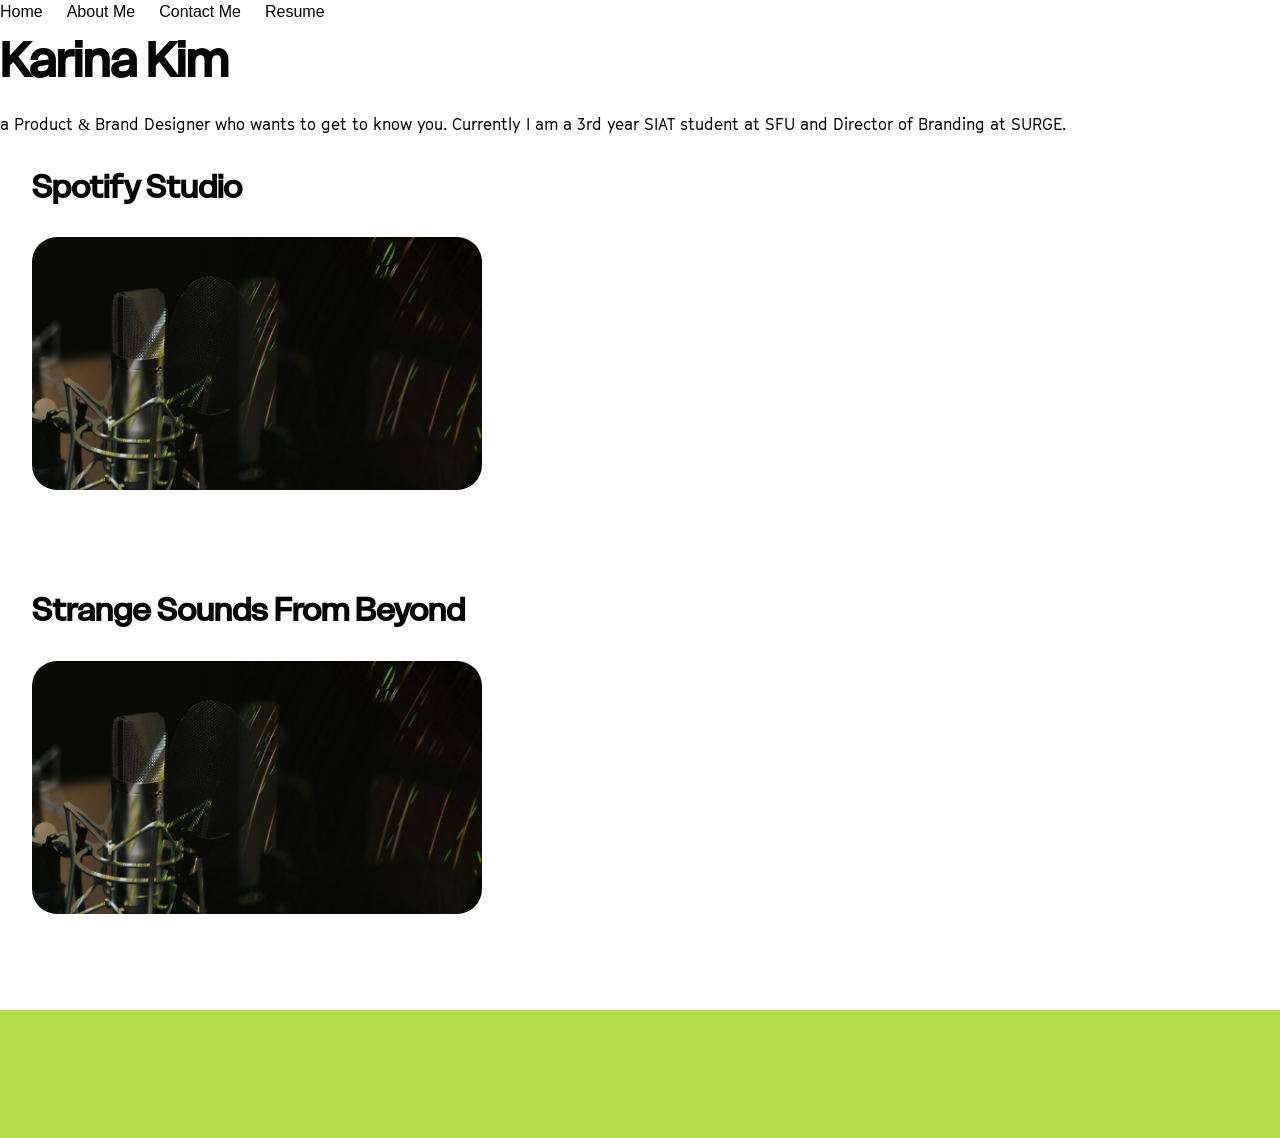
<file: html/index.html>
<!DOCTYPE html>

<html lang="en">
    <head>
        <meta charset="utf-8">
        <title>Karina Kim's Portfolio SSFB</title>
        <link href="../css/main.css" rel="stylesheet">

    </head>
    <body>
        <header>
            <nav class="main-nav">        
        
                <a href="../html/index.html">Home</a>
                <a href="../html/about.html">About Me</a>
                <a href="../html/about.html">Contact Me</a>
                <a href="../html/index.html">Resume</a>

            </nav>

            <h1>
                Karina Kim
            </h1>
            <p>
                a Product & Brand Designer who wants to get to know you. Currently I am a 3rd year SIAT student at SFU and Director of Branding at SURGE.

            </p>

        </header>

        
        <section class="element">
            <h2>Spotify Studio</h2>
            <div class="img-container">
                <a href="../html/spotify-studio.html">
                    <img class="image" src="../imgs/spotify-studio/Title.png" alt="Photo of Mic">
                    <div class="overlay">
                        <div class="text">To Project Spotify Studio</div>
                    </div>
                </a>
            </div>
            
        </section>

        <section class="element">
            <h2>Strange Sounds From Beyond</h2>
            <div class="img-container">
                <a href="../html/draw-a-card.html">
                    <img class="image" src="../imgs/spotify-studio/Title.png" alt="Photo of Mic">
                    <div class="overlay">
                        <div class="text">To Strange Sounds From Beyond</div>
                    </div>
                </a>
            </div>
        </section>

        

        <footer>

        </footer>

    </body>


</html>
</file>
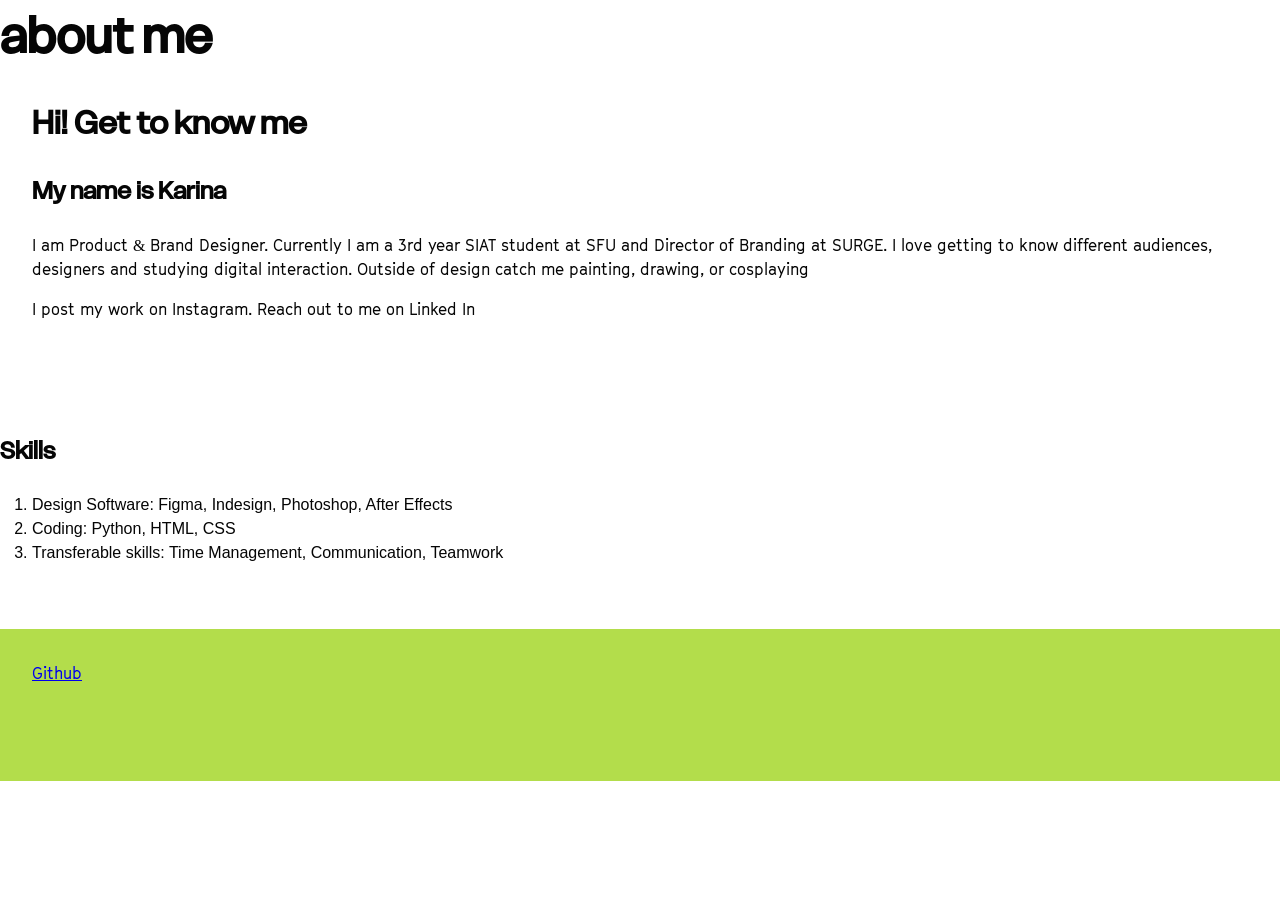
<file: html/about.html>
<!DOCTYPE html>

<html lang="en">
    <head>
        <meta charset="utf-8">
        <title>Karina Kim's Portfolio SSFB</title>
        <link href="../css/main.css" rel="stylesheet">

    </head>
    <body>
        <header>

            <h1>
                about me
            </h1>

        </header>

        
        <section class="element">
            <h2>Hi! Get to know me</h2>
            <h3>My name is Karina </h3>
            <p>I am Product & Brand Designer. Currently I am a 3rd year SIAT student at SFU and Director of Branding at SURGE. I love getting to know different audiences, designers and studying digital interaction. Outside of design catch me painting, drawing, or cosplaying</p>
            <p>I post my work on Instagram. Reach out to me on Linked In</p>
        </section>

        <section>
            <h3>Skills</h3>
            <ol> <li>Design Software: Figma, Indesign, Photoshop, After Effects</li> 
                <li>Coding: Python, HTML, CSS</li> 
                <li>Transferable skills: Time Management, Communication, Teamwork</li> 
            </ol>
        </section>

        

        <footer>
            <a href="https://github.com/karina359/iat339_p03">Github</a>

        </footer>

    </body>


</html>
</file>
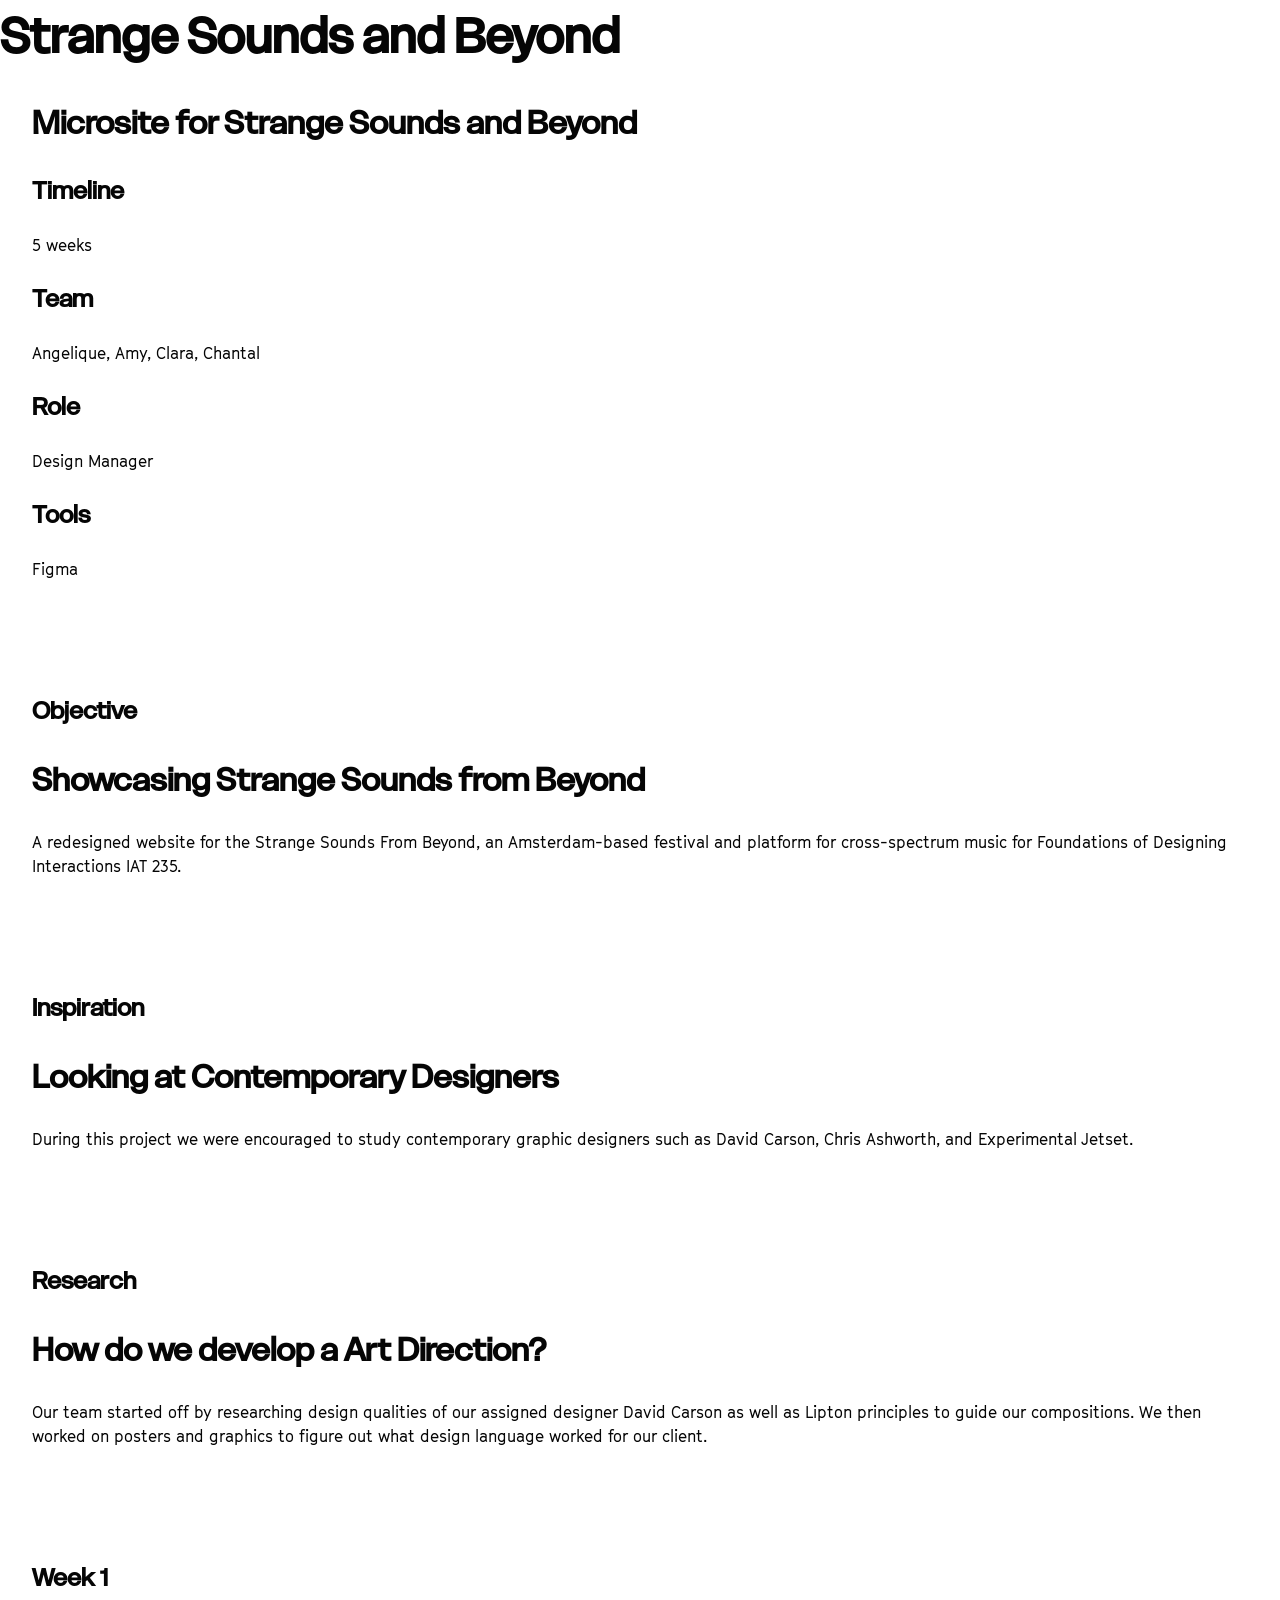
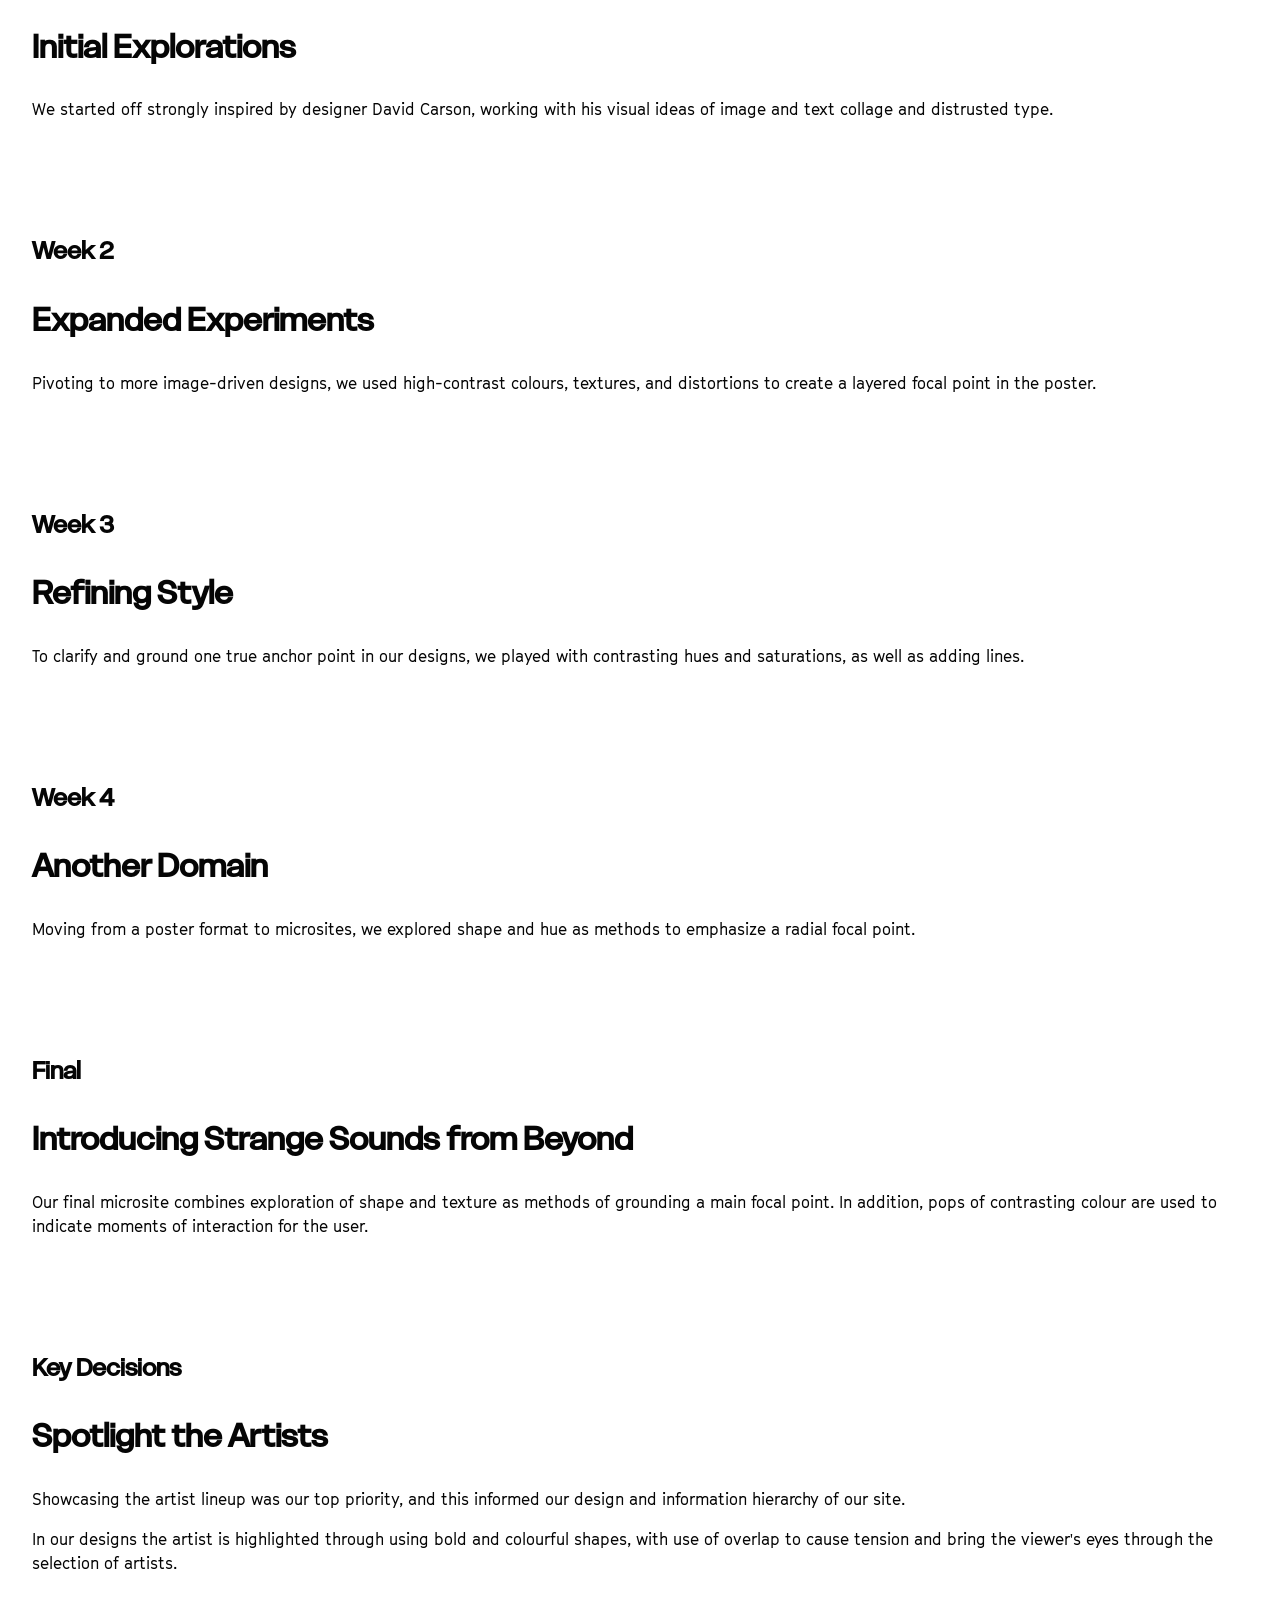
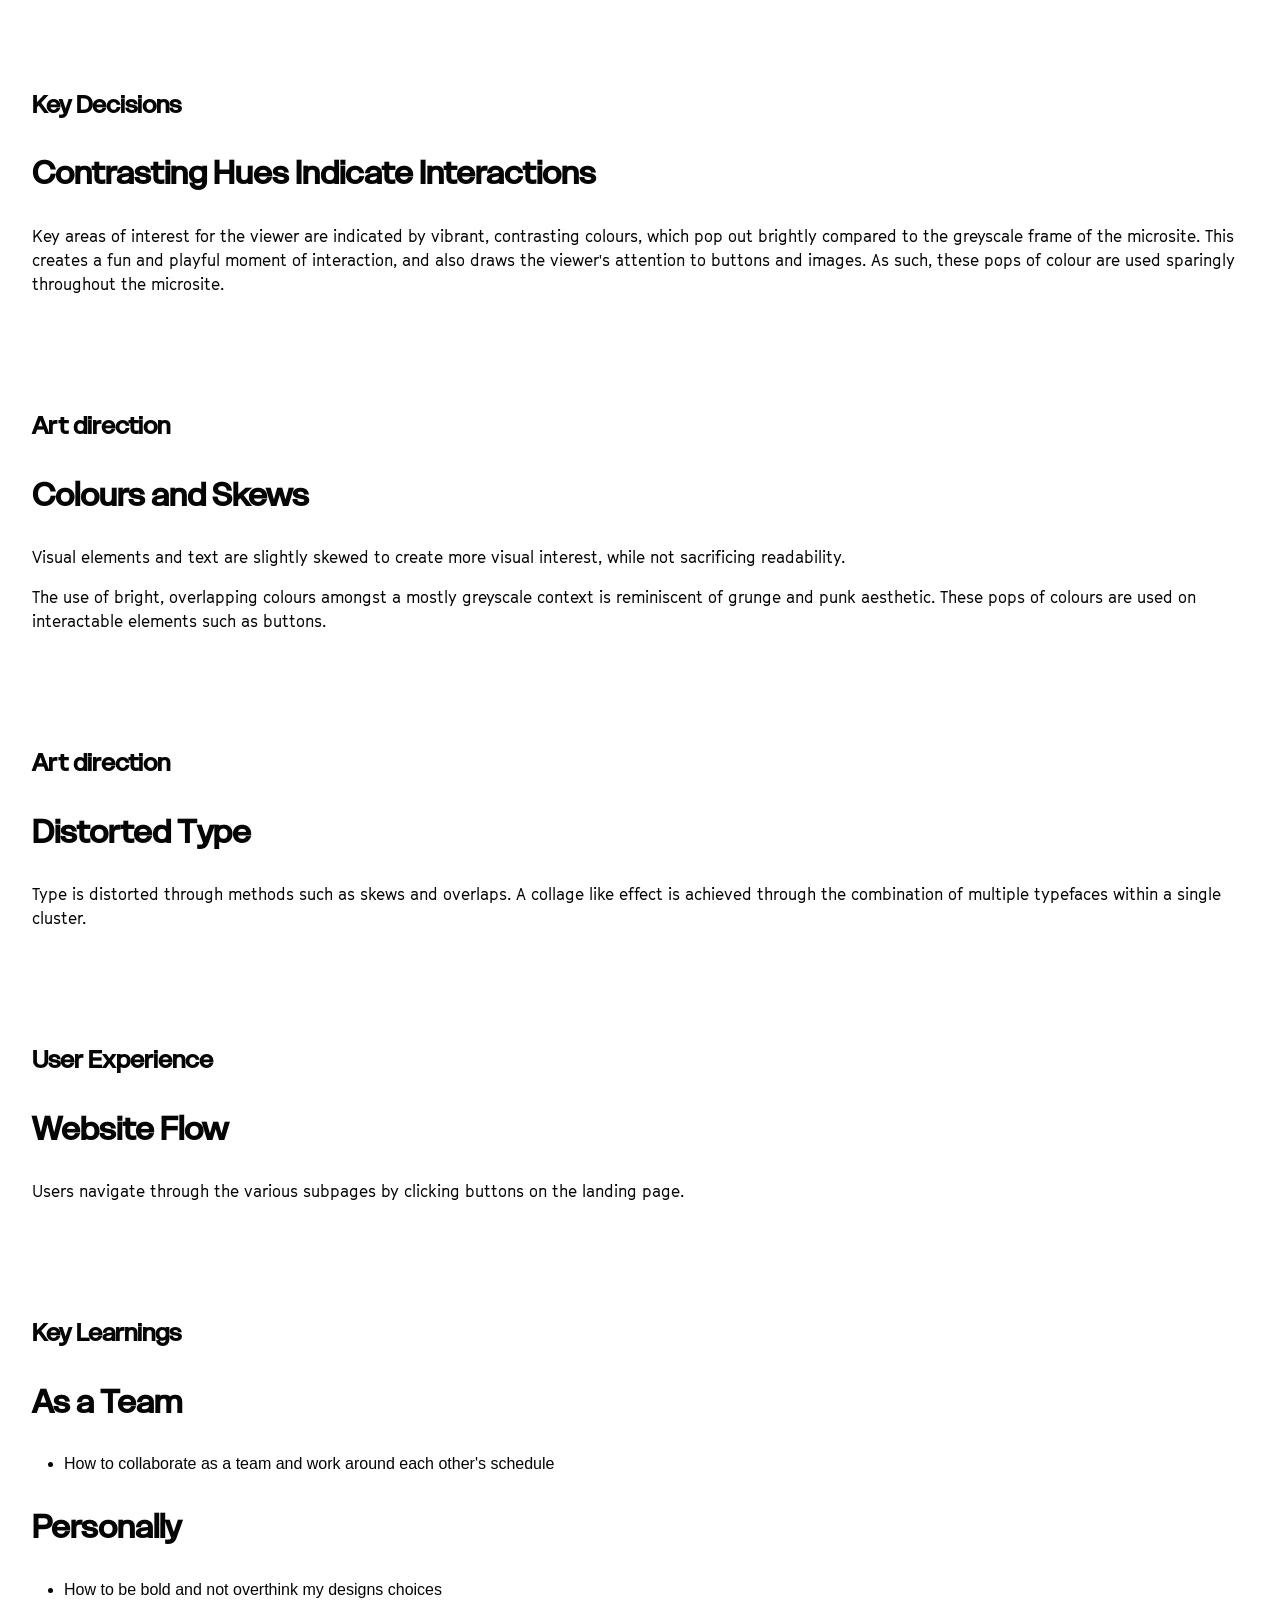
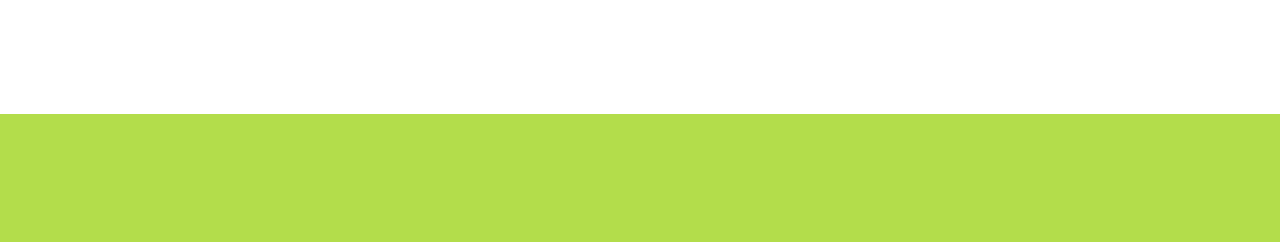
<file: html/draw-a-card.html>
<!DOCTYPE html>

<html lang="en">
    <head>
        <meta charset="utf-8">
        <title>Karina Kim's Portfolio SSFB</title>
        <link href="../css/main.css" rel="stylesheet">

    </head>
    <body>
        <header>

            <h1>
                Strange Sounds and Beyond
            </h1>

        </header>

        
        <section class="element">

            <h2>Microsite for Strange Sounds and Beyond</h2>

            <div>
                <h3>Timeline</h3>
                <p>5 weeks</p>

                <h3>Team</h3>
                <p>Angelique, Amy, Clara, Chantal</p>

                <h3>Role</h3>
                <p>Design Manager</p>

                <h3>Tools</h3>
                <p>Figma</p>
            </div>

        </section>

        <section class="element">
            <h3>Objective</h3>
            <h2>Showcasing Strange Sounds from Beyond</h2>
            <p>A redesigned website for the Strange Sounds From Beyond, an Amsterdam-based festival and platform for cross-spectrum music for Foundations of Designing Interactions IAT 235.</p>
        </section>

        <section class="element">
            <h3>Inspiration</h3>
            <h2>Looking at Contemporary Designers</h2>
            <p>During this project we were encouraged to study contemporary graphic designers such as David Carson, Chris Ashworth, and Experimental Jetset.</p>
        </section>

        <section class="element">
            <h3>Research</h3>
            <h2>How do we develop a Art Direction?</h2>
            <p>Our team started off by researching design qualities of our assigned designer David Carson as well as Lipton principles to guide our compositions. We then worked on posters and graphics to figure out what design language worked for our client.</p>
        </section>

        <section class="element">
            <h3>Week 1</h3>
            <h2>Initial Explorations</h2>
            <p>We started off strongly inspired by designer David Carson, working with his visual ideas of image and text collage and distrusted type.</p>
        </section>

        <section class="element">
            <h3>Week 2</h3>
            <h2>Expanded Experiments</h2>
            <p>Pivoting to more image-driven designs, we used high-contrast colours, textures, and distortions to create a layered focal point in the poster.</p>
        </section>

        <section class="element">
            <h3>Week 3</h3>
            <h2>Refining Style</h2>
            <p>To clarify and ground one true anchor point in our designs, we played with contrasting hues and saturations, as well as adding lines.</p>
        </section>

        <section class="element">
            <h3>Week 4</h3>
            <h2>Another Domain</h2>
            <p>Moving from a poster format to microsites, we explored shape and hue as methods to emphasize a radial focal point.</p>
        </section>

        <section class="element">
            <h3>Final</h3>
            <h2>Introducing Strange Sounds from Beyond</h2>
            <p>Our final microsite combines exploration of shape and texture as methods of grounding a main focal point. In addition, pops of contrasting colour are used to indicate moments of interaction for the user.</p>
        </section>

        <section class="element">
            <h3>Key Decisions</h3>
            <h2>Spotlight the Artists</h2>
            <p>Showcasing the artist lineup was our top priority, and this informed our design and information hierarchy of our site.</p>
            <p>In our designs the artist is highlighted through using bold and colourful shapes, with use of overlap to cause tension and bring the viewer's eyes through the selection of artists.</p>
        </section>

        <section class="element">
            <h3>Key Decisions</h3>
            <h2>Contrasting Hues Indicate Interactions</h2>
            <p>Key areas of interest for the viewer are indicated by vibrant, contrasting colours, which pop out brightly compared to the greyscale frame of the microsite. This creates a fun and playful moment of interaction, and also draws the viewer's attention to buttons and images. As such, these pops of colour are used sparingly throughout the microsite.</p>
        </section>

        <section class="element">
            <h3>Art direction</h3>
            <h2>Colours and Skews</h2>
            <p>Visual elements and text are slightly skewed to create more visual interest, while not sacrificing readability.</p>
            <p>The use of bright, overlapping colours amongst a mostly greyscale context is reminiscent of grunge and punk aesthetic. These pops of colours are used on interactable elements such as buttons.</p>
        </section>

        <section class="element">
            <h3>Art direction</h3>
            <h2>Distorted Type</h2>
            <p>Type is distorted through methods such as skews and overlaps. A collage like effect is achieved through the combination of multiple typefaces within a single cluster.</p>
        </section>

        <section class="element">
            <h3>User Experience</h3>
            <h2>Website Flow</h2>
            <p>Users navigate through the various subpages by clicking buttons on the landing page.</p>
        </section>

        <section class="element">
            <h3>Key Learnings</h3>
            <h2>As a Team</h2>
            <ul>
                <li>How to collaborate as a team and work around each other's schedule</li>
            </ul>
            <h2>Personally</h2>
            <ul>
                <li>How to be bold and not overthink my designs choices</li>
            </ul>
        </section>

        <footer>

        </footer>

    </body>


</html>
</file>
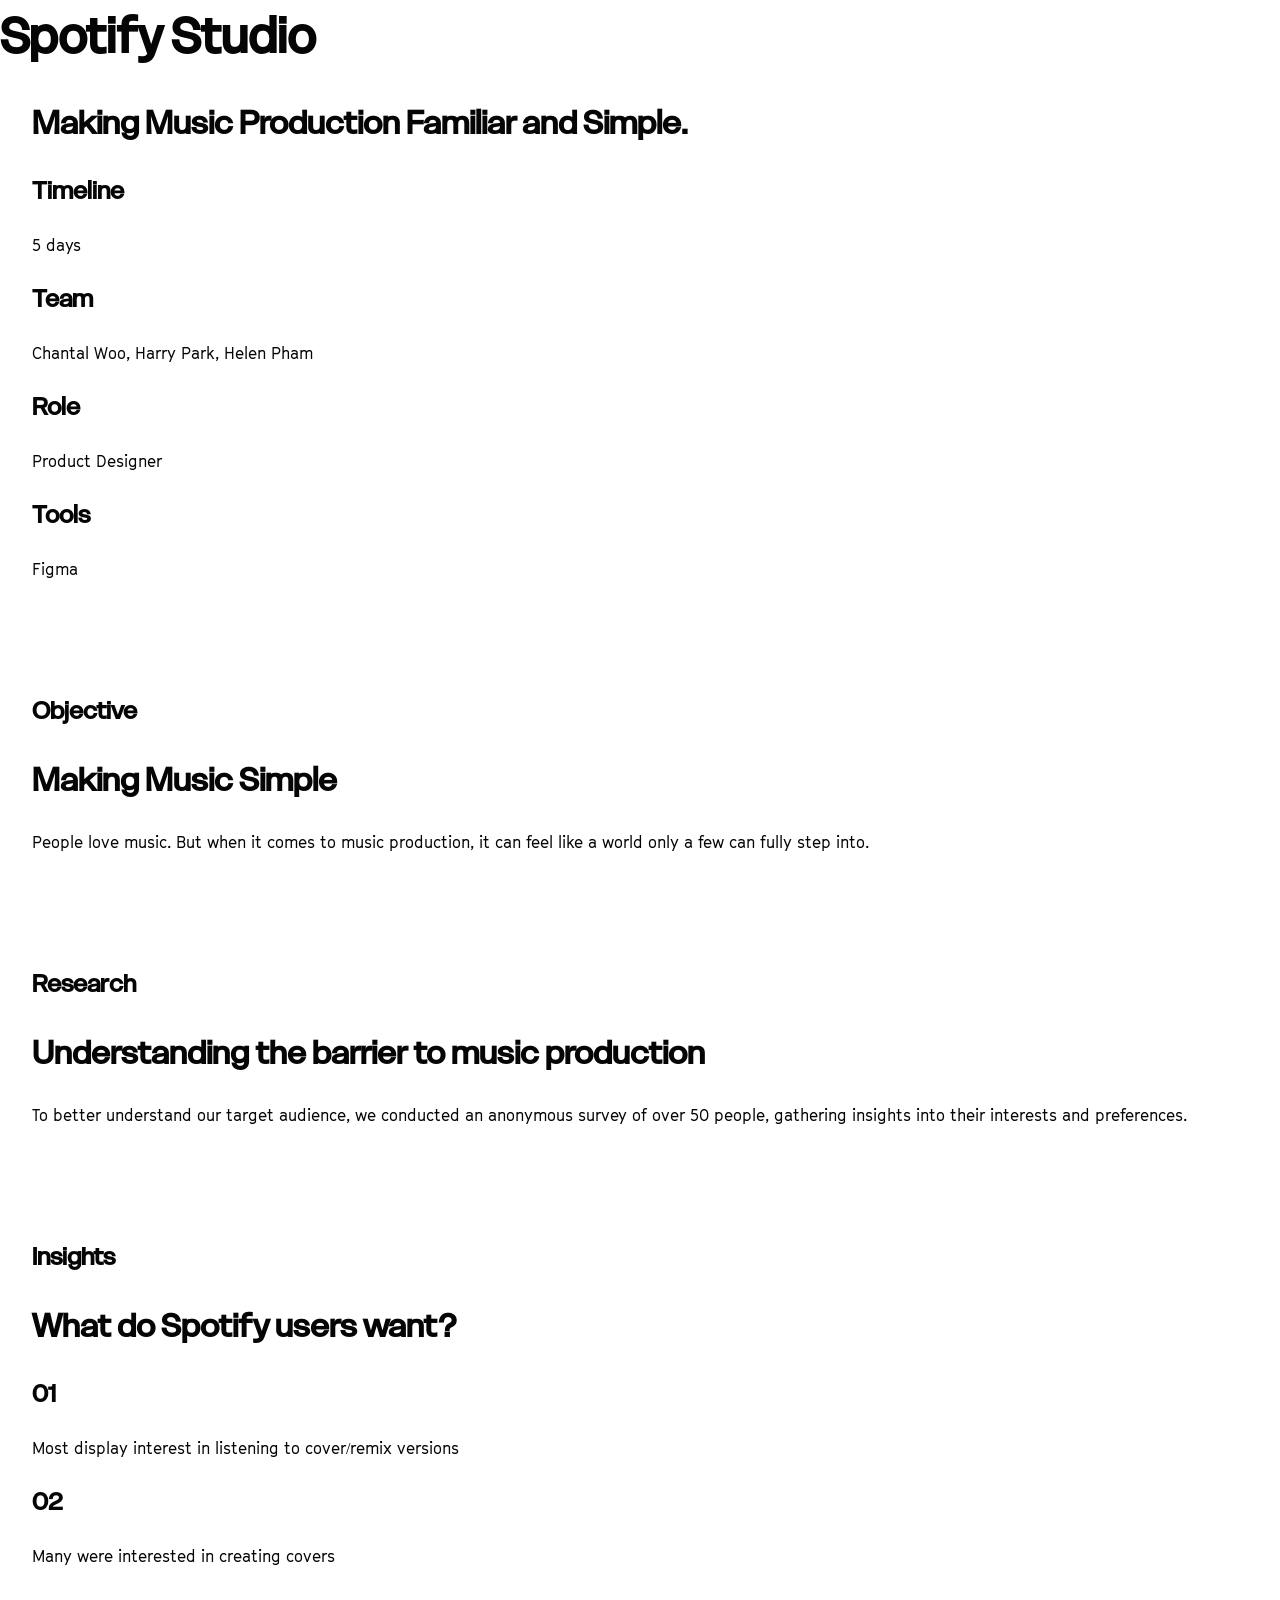
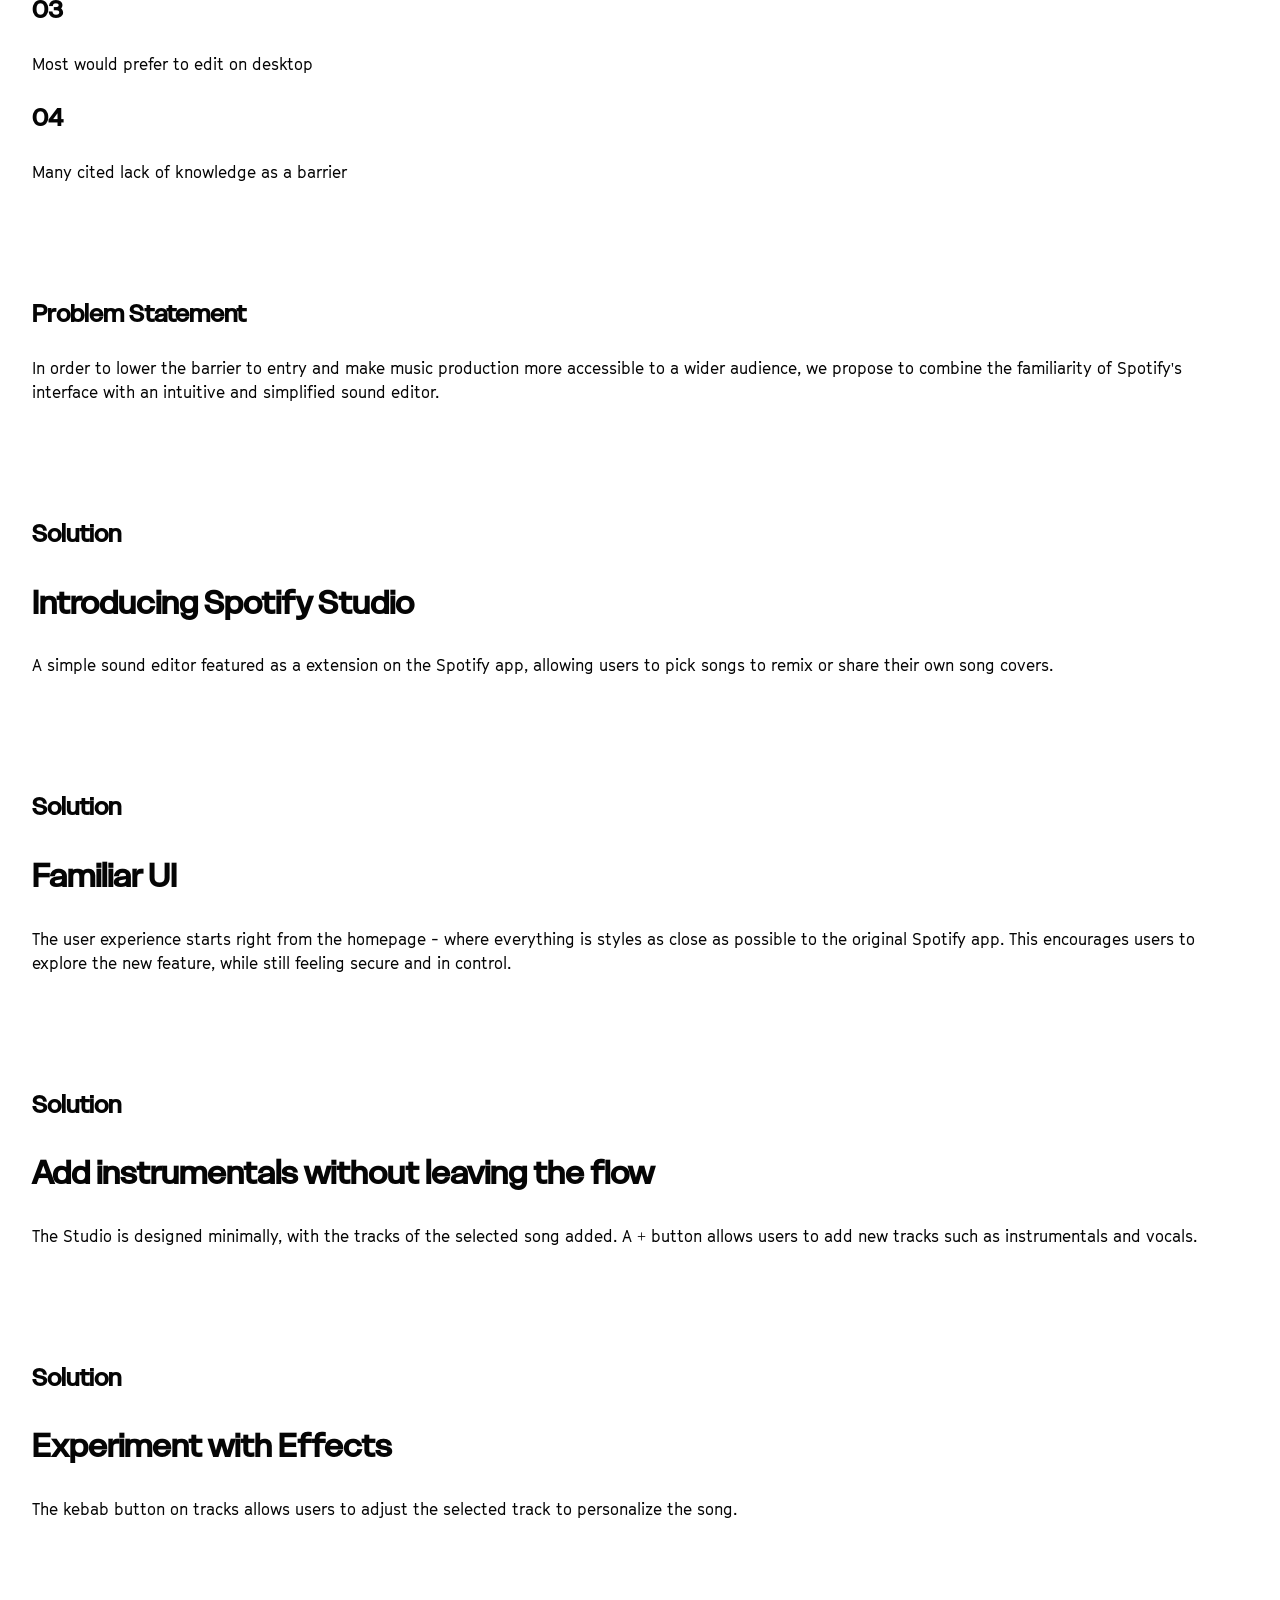
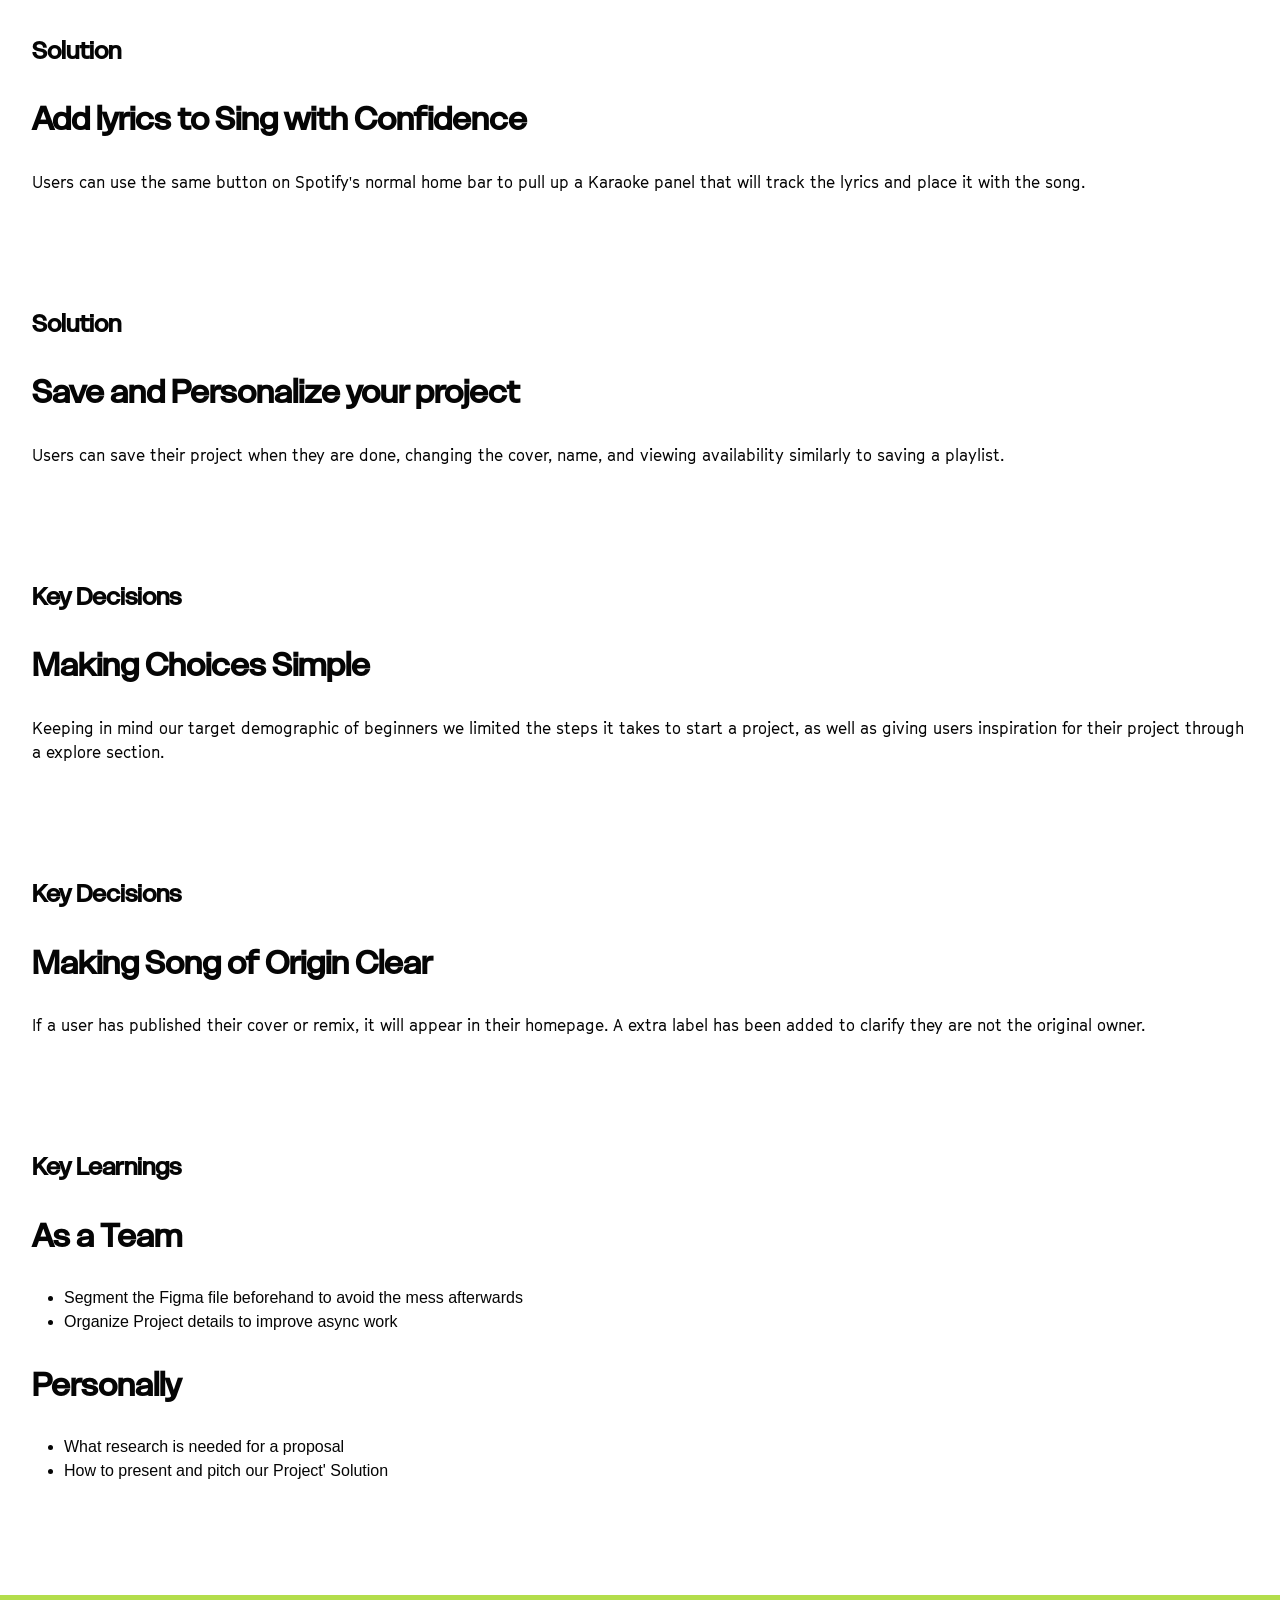
<file: html/spotify-studio.html>
<!DOCTYPE html>

<html lang="en">
    <head>
        <meta charset="utf-8">
        <title>Karina Kim's Portfolio Spotify Studio</title>
        <link href="../css/main.css" rel="stylesheet">

    </head>
    <body>
        <header>

            <h1>
                Spotify Studio
            </h1>

        </header>

        <section class="element">

            <h2>Making Music Production Familiar and Simple.</h2>

            <div>
                <h3>Timeline</h3>
                <p>5 days</p>

                <h3>Team</h3>
                <p>Chantal Woo, Harry Park, Helen Pham</p>

                <h3>Role</h3>
                <p>Product Designer</p>

                <h3>Tools</h3>
                <p>Figma</p>
            </div>
        </section>


        <section class="element">
            <h3>Objective</h3>
            <h2>Making Music Simple</h2>
            <p>People love music. But when it comes to music production, it can feel like a world only a few can fully step into.</p>
        </section>

        <section class="element">
            <h3>Research</h3>
            <h2>Understanding the barrier to music production</h2>
            <p>To better understand our target audience, we conducted an anonymous survey of over 50 people, gathering insights into their interests and preferences.</p>
        </section>

        <section class="element">
            <h3>Insights</h3>
            <h2>What do Spotify users want?</h2>
            <div>
                <h3>01</h3>
                <p>Most display interest in listening to cover/remix versions</p>
            </div>
            <div>
                <h3>02</h3>
                <p>Many were interested in creating covers</p>
            </div>
            <div>
                <h3>03</h3>
                <p>Most would prefer to edit on desktop</p>
            </div>
            <div>
                <h3>04</h3>
                <p>Many cited lack of knowledge as a barrier</p>
            </div>
        </section>

        <section class="element">
            <h3>Problem Statement</h3>
            <p>In order to lower the barrier to entry and make music production more accessible to a wider audience, we propose to combine the familiarity of Spotify's interface with an intuitive and simplified sound editor.</p>
        </section>

        <section class="element">
            <h3>Solution</h3>
            <h2>Introducing Spotify Studio</h2>
            <p>A simple sound editor featured as a extension on the Spotify app, allowing users to pick songs to remix or share their own song covers.</p>
        </section>

        <section class="element">
            <h3>Solution</h3>
            <h2>Familiar UI</h2>
            <p>The user experience starts right from the homepage - where everything is styles as close as possible to the original Spotify app. This encourages users to explore the new feature, while still feeling secure and in control.</p>
        </section>

        <section class="element">
            <h3>Solution</h3>
            <h2>Add instrumentals without leaving the flow</h2>
            <p>The Studio is designed minimally, with the tracks of the selected song added. A + button allows users to add new tracks such as instrumentals and vocals.</p>
        </section>

        <section class="element">
            <h3>Solution</h3>
            <h2>Experiment with Effects</h2>
            <p>The kebab button on tracks allows users to adjust the selected track to personalize the song.</p>
        </section>

        <section class="element">
            <h3>Solution</h3>
            <h2>Add lyrics to Sing with Confidence</h2>
            <p>Users can use the same button on Spotify's normal home bar to pull up a Karaoke panel that will track the lyrics and place it with the song.</p>
        </section>

        <section class="element">
            <h3>Solution</h3>
            <h2>Save and Personalize your project</h2>
            <p>Users can save their project when they are done, changing the cover, name, and viewing availability similarly to saving a playlist.</p>
        </section>

        <section class="element">
            <h3>Key Decisions</h3>
            <h2>Making Choices Simple</h2>
            <p>Keeping in mind our target demographic of beginners we limited the steps it takes to start a project, as well as giving users inspiration for their project through a explore section.</p>
        </section>

        <section class="element">
            <h3>Key Decisions</h3>
            <h2>Making Song of Origin Clear</h2>
            <p>If a user has published their cover or remix, it will appear in their homepage. A extra label has been added to clarify they are not the original owner.</p>
        </section>

        <section class="element">
            <h3>Key Learnings</h3>
            <h2>As a Team</h2>
            <ul>
                <li>Segment the Figma file beforehand to avoid the mess afterwards</li>
                <li>Organize Project details to improve async work</li>
            </ul>
            <h2>Personally</h2>
            <ul>
                <li>What research is needed for a proposal</li>
                <li>How to present and pitch our Project' Solution</li>
            </ul>
        </section>

        <footer>

        </footer>

    </body>


</html>
</file>
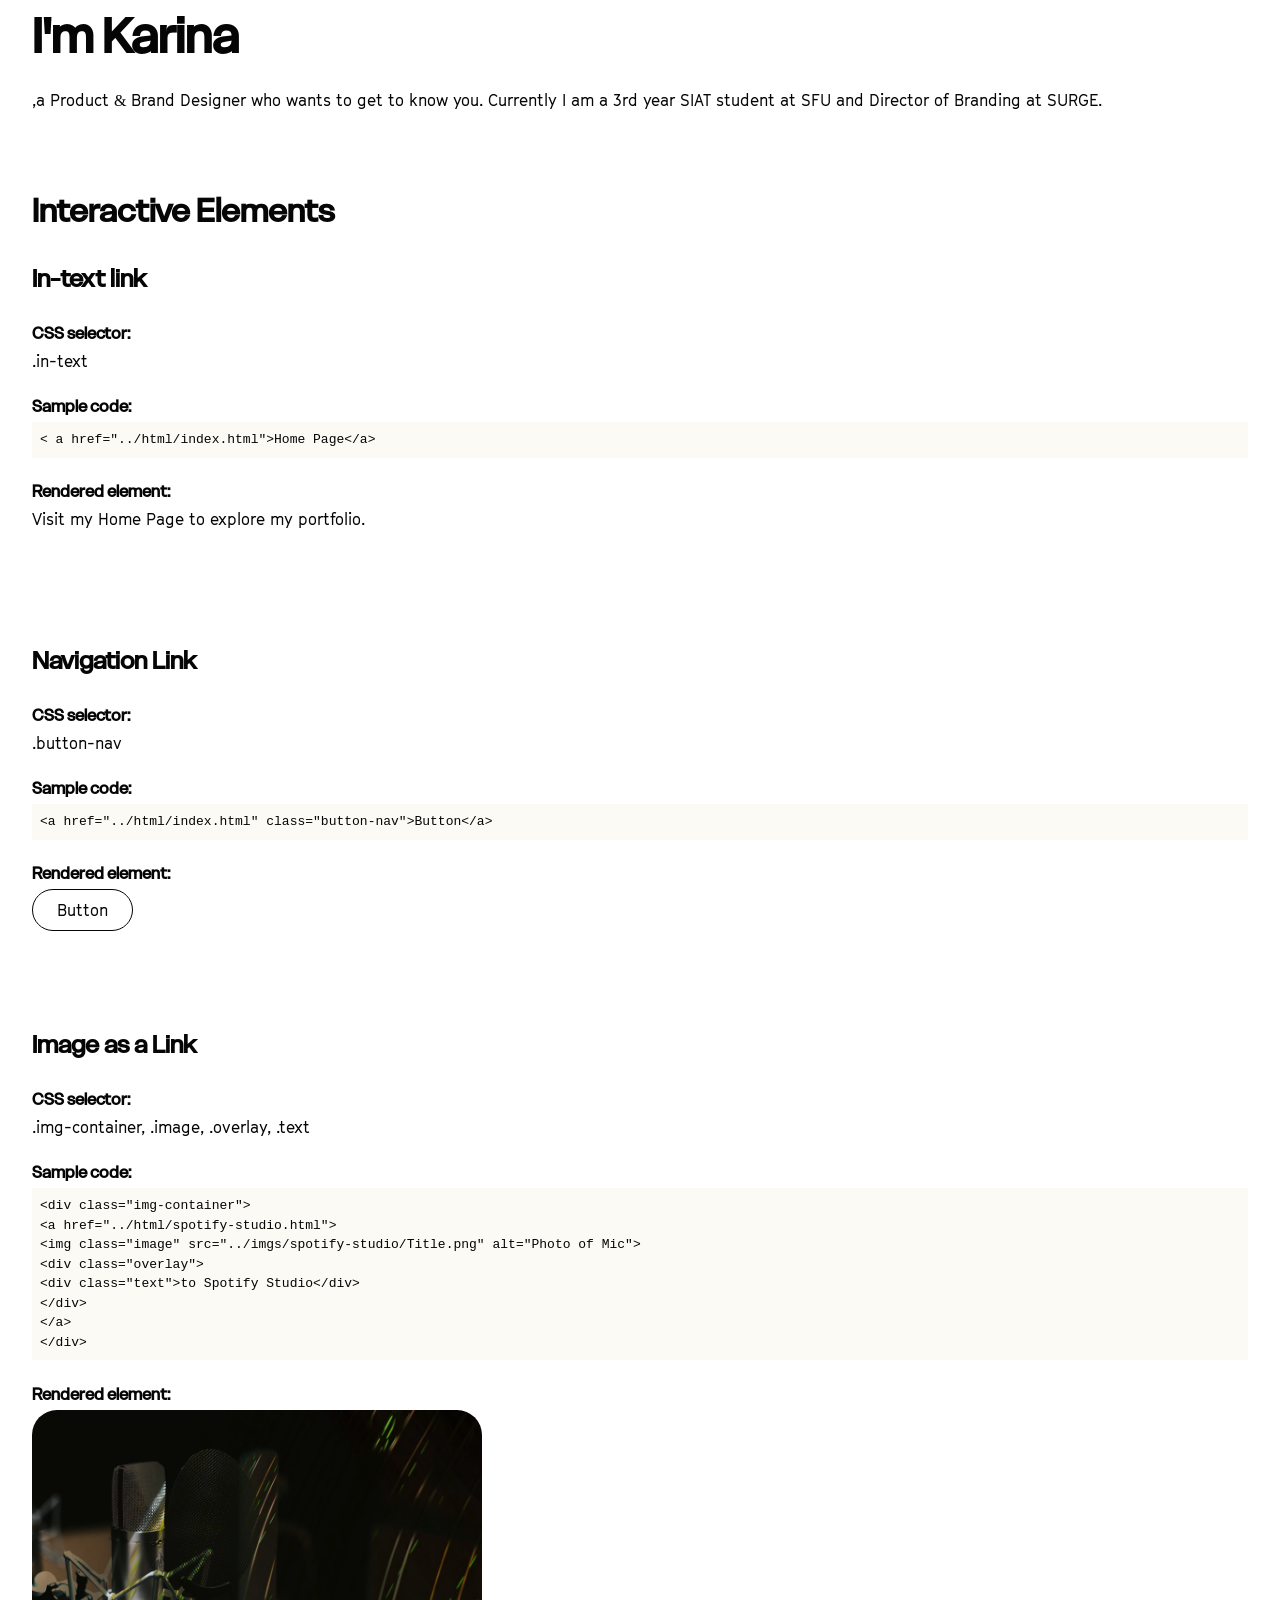
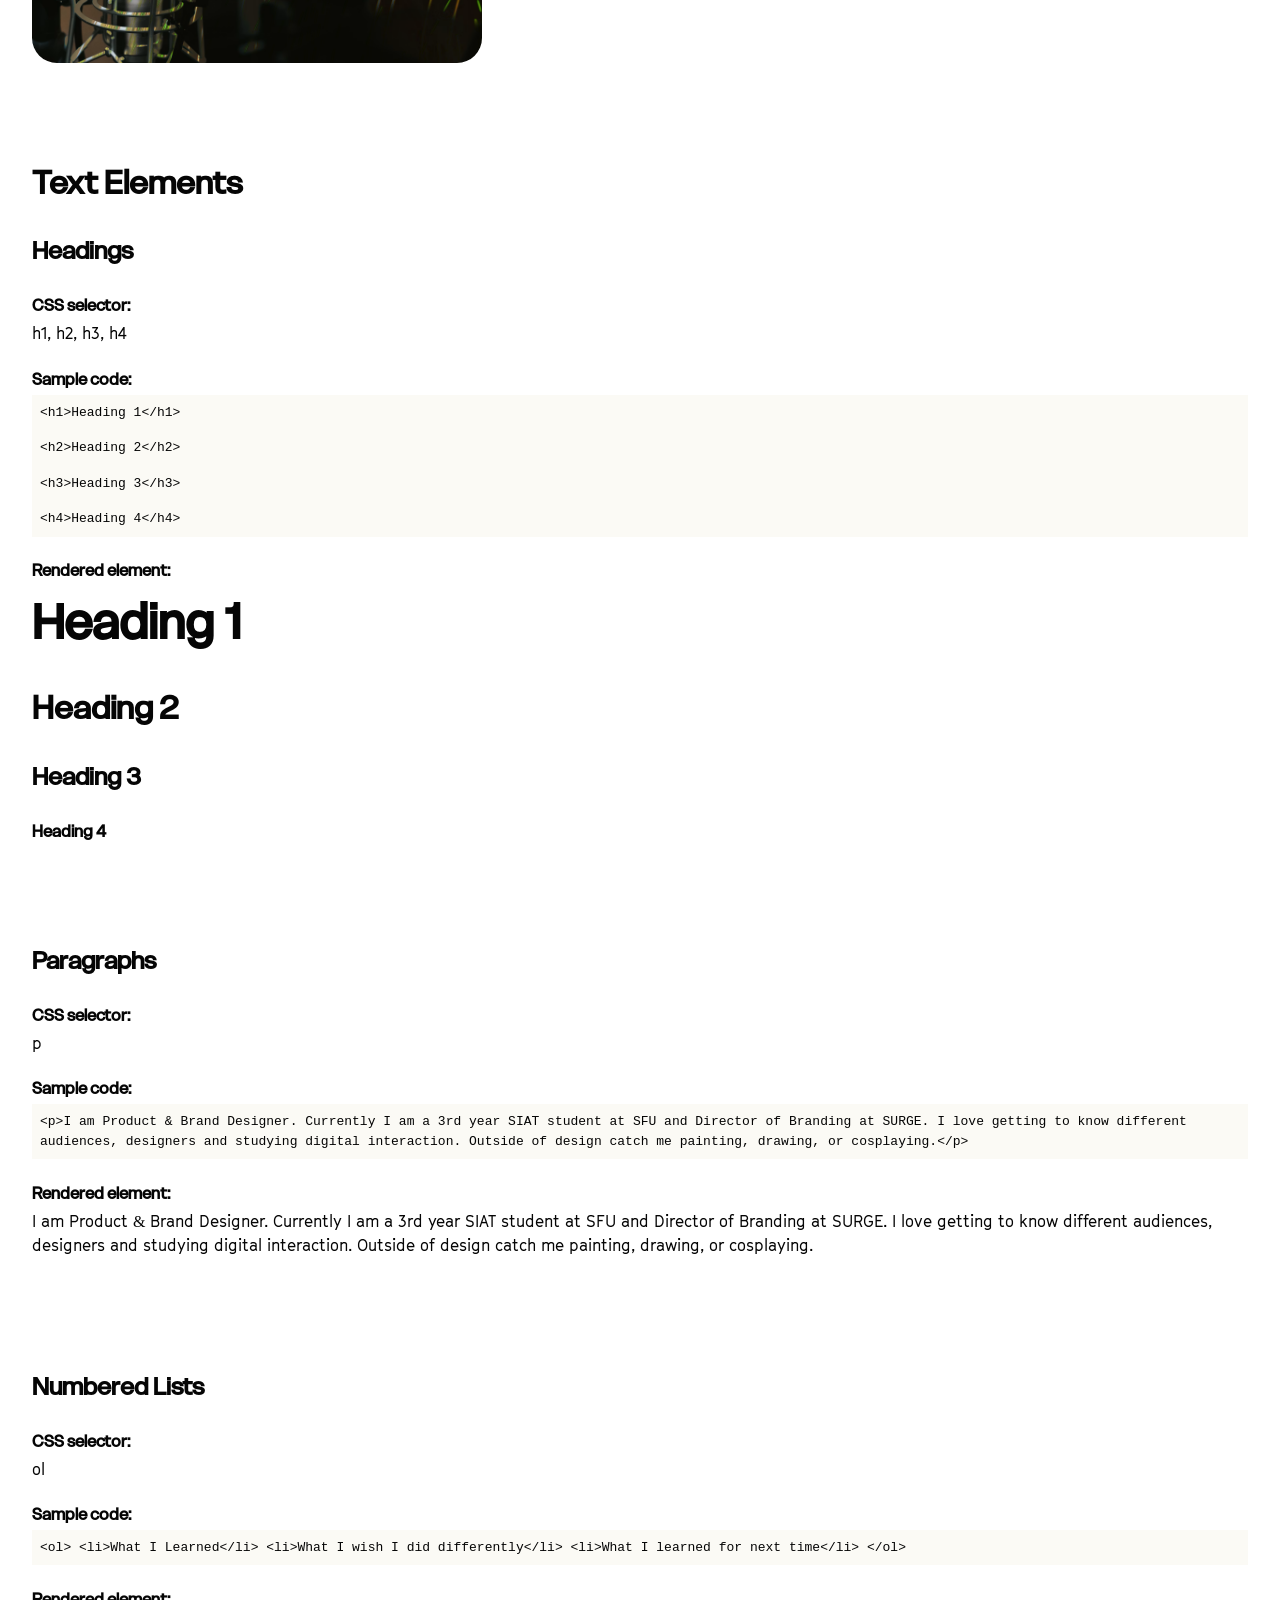
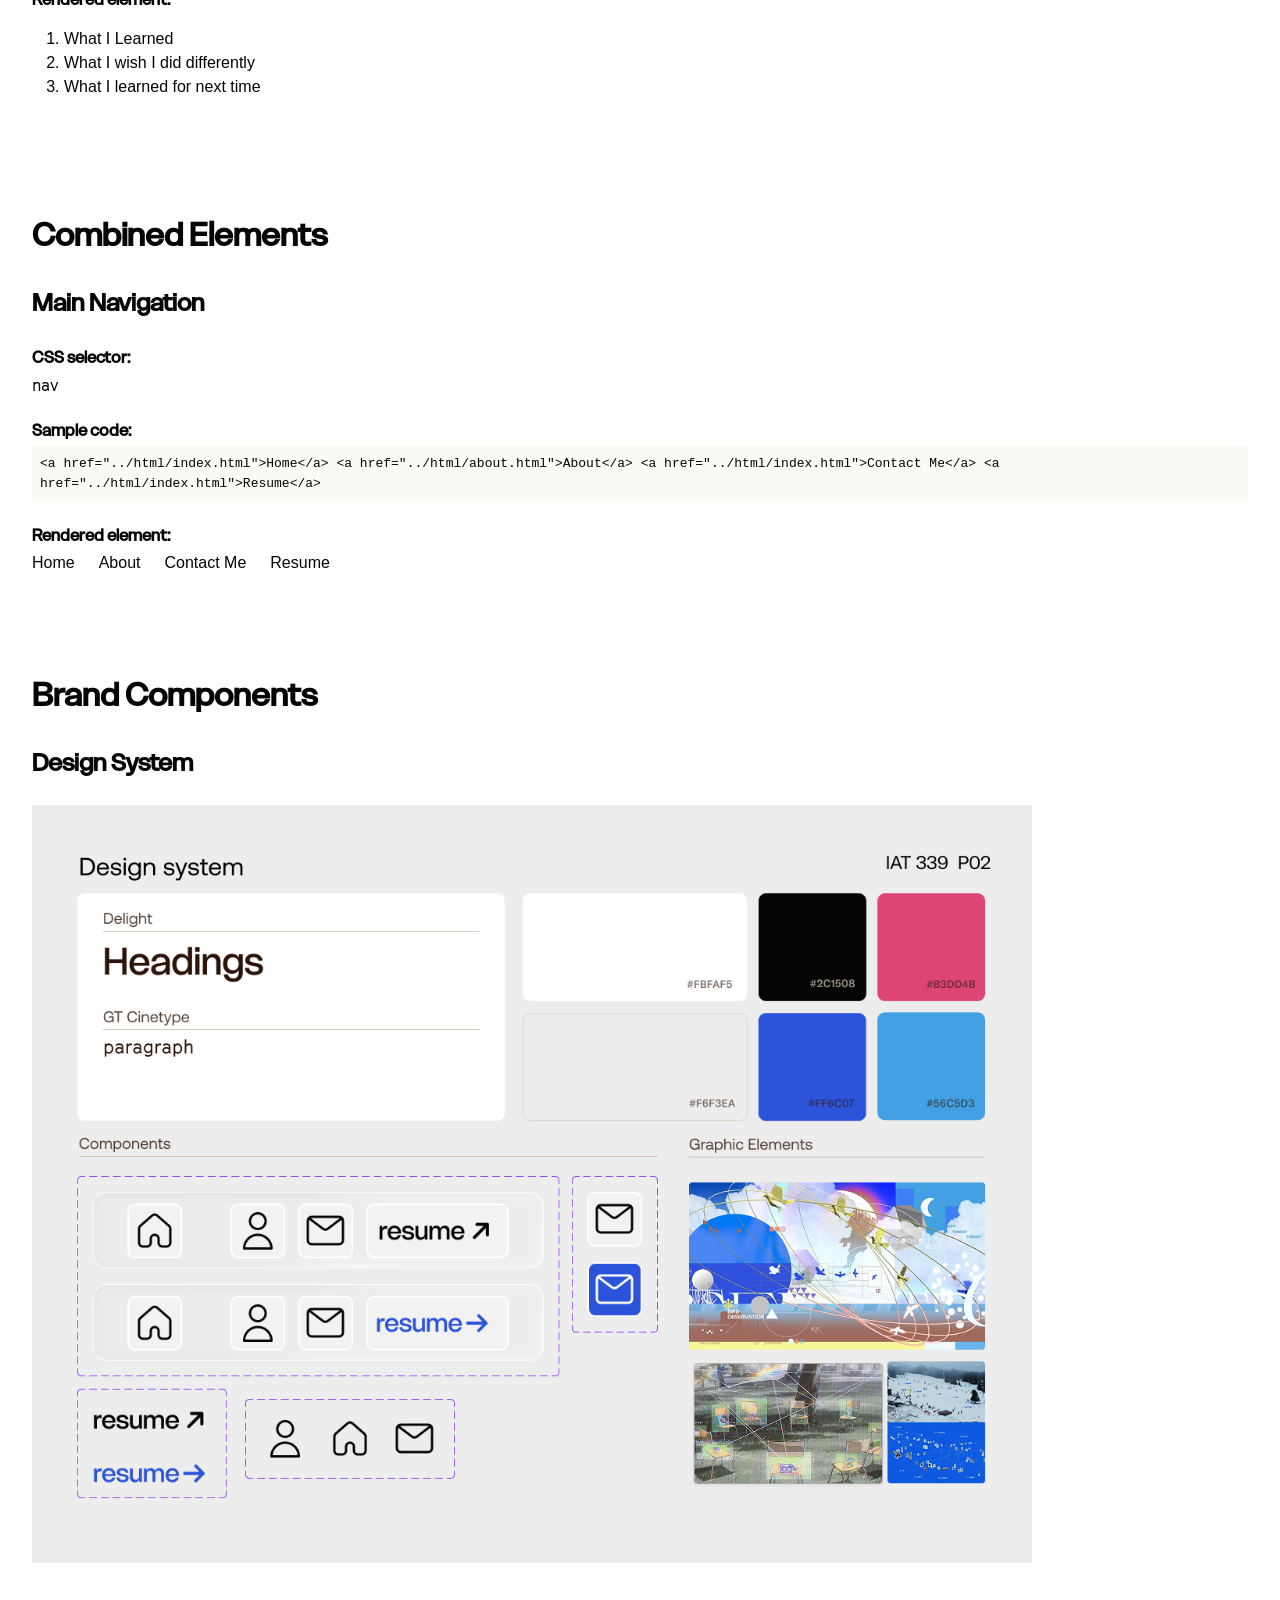
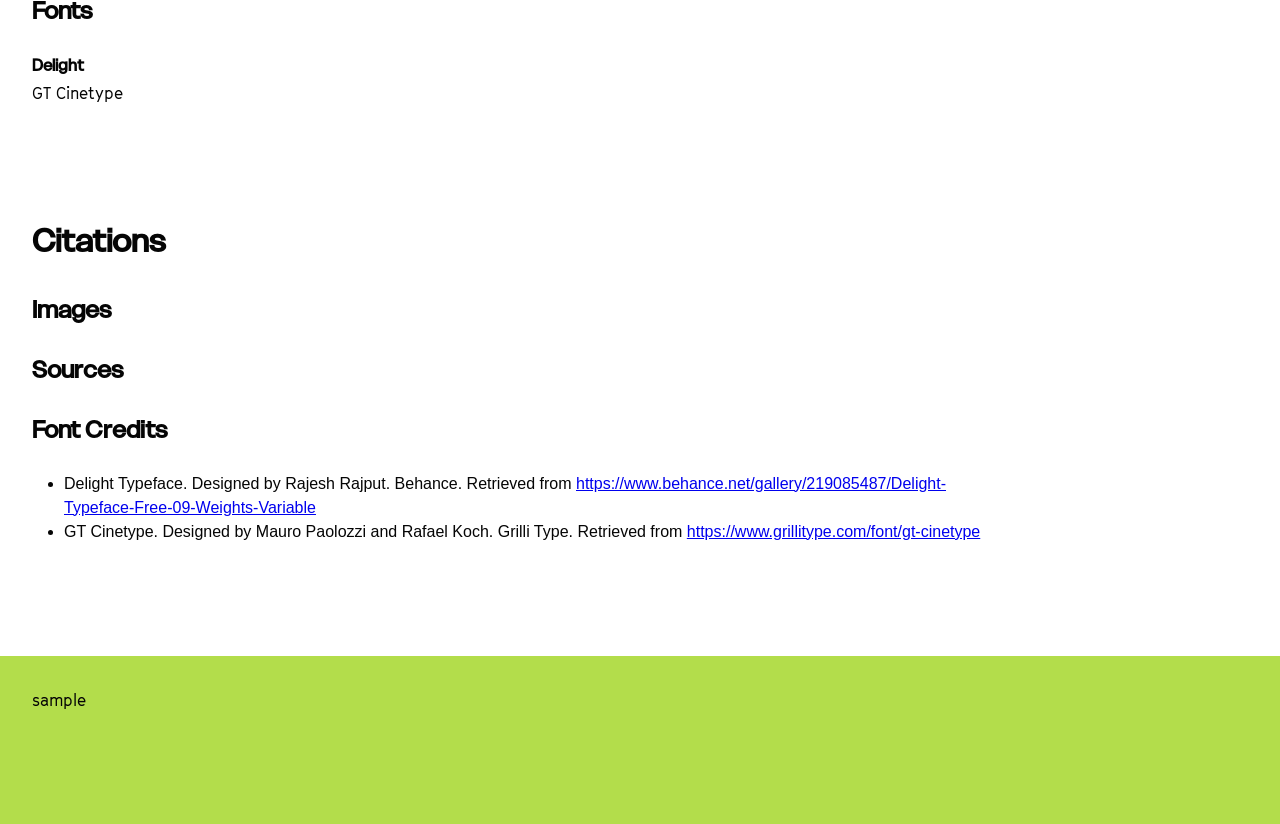
<file: html/styleguide.html>
<!DOCTYPE html>

<html lang ="en">

  <head>

    <meta charset="utf-8">
    <title>Portfolio-StyleGuide</title>

    <link href="../css/main.css" rel="stylesheet">

  </head>

  <body>

    <header id="home"> 


        <div class="element">
            <h1>I'm Karina</h1>

            <p>,a Product & Brand Designer who wants to get to know you. Currently I am a 3rd year SIAT student at SFU and Director of Branding at SURGE.</p>

        </div>
<!-- 
        <div>
            <p>
                I love getting to know different audiences, designers and studying digital interaction. 
                Outside of design catch me painting, drawing, or cosplaying
            </p>
        </div> -->

    </header> 

    <!-- INTERACTIVE ELEMENTS SECTION // -->
    <section id="interactive_elements">
      
      <div class="h2-styling">
        <h2>Interactive Elements</h2>
      </div>

      <section class="element">
        <h3>In-text link</h3>

        <h4>CSS selector:</h4>
        <p>.in-text</p>

        <h4>Sample code:</h4>

        <code> 
          &lt; a href="../html/index.html"&gt;Home Page&lt;/a&gt;
        </code>
        <h4>Rendered element:</h4>

        <!-- code is from IAT 235 -->
        <p> Visit my <a href="../html/index.html" class="in-text">Home Page</a> to explore my portfolio.</p>

        

      </section>


      <!-- Default Button styling section -->
      <section class="element">

        <h3>Navigation Link</h3>

        <h4>CSS selector:</h4>
        <p>.button-nav</p>

        <h4>Sample code:</h4>
        <code>&lt;a href="../html/index.html" class="button-nav"&gt;Button&lt;/a&gt;</code>

        <h4>Rendered element:</h4>
        <a class="button-nav" href="../html/index.html"> Button</a>

      </section>


      <section class="element">
        <h3>Image as a Link</h3>
        <h4>CSS selector:</h4>
        <p>.img-container, .image, .overlay, .text</p>

        <h4>Sample code:</h4>
        <code>
          &lt;div class="img-container"&gt; <br>
            &lt;a href="../html/spotify-studio.html"&gt; <br>
              &lt;img class="image" 
                  src="../imgs/spotify-studio/Title.png" 
                  alt="Photo of Mic"&gt; <br>
              &lt;div class="overlay"&gt; <br>
                &lt;div class="text"&gt;to Spotify Studio&lt;/div&gt; <br>
              &lt;/div&gt; <br>
           &lt;/a&gt; <br>
          &lt;/div&gt; <br>
        </code>
        <h4>Rendered element:</h4>

         <!-- image as a link to google maps -->
        <div class="img-container">
            <a href="../html/spotify-studio.html">
                <img class="image" 
                    src="../imgs/spotify-studio/Title.png" 
                    alt="Photo of Mic">
                
                <div class="overlay">
                    <div class="text">to Spotify Studio</div>
                </div>
            </a>
        </div>

      </section>


    </section>
    <!-- // INTERACTIVE ELEMENTS SECTION -->



    <!-- TEXT ELEMENTS SECTION // -->
    <section id="text_elements">

      <div class="h2-styling">
        <h2>Text Elements</h2>
      </div>

      <section class="element">
        <h3>Headings</h3>
        <h4>CSS selector:</h4>
        <p>h1, h2, h3, h4</p>

        <h4>Sample code:</h4>
        <code>&lt;h1&gt;Heading 1&lt;/h1&gt;</code>
        <code>&lt;h2&gt;Heading 2&lt;/h2&gt;</code>
        <code>&lt;h3&gt;Heading 3&lt;/h3&gt;</code>
        <code>&lt;h4&gt;Heading 4&lt;/h4&gt;</code>
        <h4>Rendered element:</h4>

        <h1>Heading 1</h1>

        <h2>Heading 2</h2> 
        <h3>Heading 3</h3>
       
        <h4>Heading 4</h4>
        

      </section>

      <section class="element">
        <h3>Paragraphs</h3>
        <h4>CSS selector:</h4>
        <p>p</p>

        <h4>Sample code:</h4>
        <code>&lt;p&gt;I am Product & Brand Designer. Currently I am a 3rd year SIAT student at SFU and Director of Branding at SURGE. I love getting to know different audiences, designers and studying digital interaction. Outside of design catch me painting, drawing, or cosplaying.&lt;/p&gt;</code>
        <h4>Rendered element:</h4>

        <!-- code is from IAT 235 -->

        <p>I am Product & Brand Designer. Currently I am a 3rd year SIAT student at SFU and Director of Branding at SURGE. I love getting to know different audiences, designers and studying digital interaction. Outside of design catch me painting, drawing, or cosplaying.</p>

      </section>
      <!--used w3schools to learn about ol and li and how to use them-->

      <section class="element">
        <h3>Numbered Lists</h3>
        <h4>CSS selector:</h4>
        <p>ol</p>

        <h4>Sample code:</h4>
        <code> 
          &lt;ol&gt;
          &lt;li&gt;What I Learned&lt;/li&gt;
          &lt;li&gt;What I wish I did differently&lt;/li&gt;
          &lt;li&gt;What I learned for next time&lt;/li&gt;
          &lt;/ol&gt;

        </code>
        <h4>Rendered element:</h4>

        <ol> 

          <li>What I Learned</li>
          <li>What I wish I did differently</li>
          <li>What I learned for next time</li>

        </ol>




      </section>

    </section>
    <!-- // TEXT ELEMENTS SECTION -->



    <!-- COMBINED ELEMENTS SECTION // -->
    <section id="combined_elements">

      <div class="h2-styling">
        <h2>Combined Elements</h2>
      </div>

      <section class="element">
        <h3>Main Navigation</h3>
        <h4>CSS selector:</h4>
        <p>nav</p>

        <h4>Sample code:</h4>
        <code> 
          &lt;a href="../html/index.html"&gt;Home&lt;/a&gt;
          &lt;a href="../html/about.html"&gt;About&lt;/a&gt;
          &lt;a href="../html/index.html"&gt;Contact Me&lt;/a&gt;
          &lt;a href="../html/index.html"&gt;Resume&lt;/a&gt;
        </code>
        <h4>Rendered element:</h4>


        <nav class="main-nav">
          <a href="../html/index.html">Home</a>
          <a href="../html/about.html">About</a>
          <a href="../html/index.html">Contact Me</a>
          <a href="../html/index.html">Resume</a>
        </nav>

        
      </section>



    </section>   
        
       

    <!-- brand components -->

    <section class="element" id="brand_components">
      <h2>Brand Components</h2>

      <h3>Design System</h3>

      <img src="../imgs/designsystem.png" alt="website design system" width="1000">

      <h3>Fonts</h3>
      <h4>Delight</h4>
      <p>GT Cinetype</p>


    </section>



    
    <!-- // COMBINED ELEMENTS SECTION -->
    <section class="element" id="citations">
      <h2>Citations</h2>

      <h3>Images</h3>

      <ul>
        
    
      </ul>

      <h3>Sources</h3>
        

      <h3> Font Credits</h3>
      <ul>
        <li>Delight Typeface. Designed by Rajesh Rajput. Behance. Retrieved from <a href="https://www.behance.net/gallery/219085487/Delight-Typeface-Free-09-Weights-Variable">https://www.behance.net/gallery/219085487/Delight-Typeface-Free-09-Weights-Variable</a></li>

        <li>GT Cinetype. Designed by Mauro Paolozzi and Rafael Koch. Grilli Type. Retrieved from <a href="https://www.grillitype.com/font/gt-cinetype">https://www.grillitype.com/font/gt-cinetype</a></li>

      </ul>

    </section>

    <footer>
        <p>sample</p>
    </footer>

      


  </body>
</html>
</file>
<file: css/main.css>
*{
  box-sizing: border-box;
}

/* custom font */
@font-face {
  font-family: "delight";
  src: url(../fonts/delight-vf.ttf);
}

@font-face {
  font-family: delight-md;
  src: url(../fonts/delight-medium.otf);
}

@font-face {
  font-family: cinetype;
  src: url(../fonts/GT-Cinetype-Regular.woff2);
}

html {
  scroll-behavior: smooth;
}

body {
  /* change font  */
  /* content is from iat 235 */
  font-family: cinetype, 'Franklin Gothic Medium', 'Arial Narrow', Arial, sans-serif;
  padding: 2rem;
  background-color: white;
  color: #050505;
  line-height: 1.5;
  
  padding: 0;
  margin: 0;

}

section{

  margin-bottom: 4rem;

}

.element {
  
  padding-bottom: 2rem;
  /* border-top-width: 0.15rem;
  border-top-style: solid;
  border-top-color: rgb(44, 21, 8); */

  padding-left: 2rem;
  padding-right: 2rem;

}

h1{
  font-family: delight-md, 'Franklin Gothic Medium', 'Arial Narrow', Arial, sans-serif;
  font-size: 3rem;
  margin-bottom: 1rem;
  margin-top:0;

  /* padding-left: 2rem;
  padding-right: 2rem; */
}

h2 {
  font-family: delight-md, 'Franklin Gothic Medium', 'Arial Narrow', Arial, sans-serif;
  font-size: 2rem;

  /* margin-top: 6rem; */

}

h3 {
  font-family: delight-md, 'Franklin Gothic Medium', 'Arial Narrow', Arial, sans-serif;
  font-size: 1.5rem;

  /* margin-top: 1rem; */
}

h4 {
  font-family: delight-md, 'Franklin Gothic Medium', 'Arial Narrow', Arial, sans-serif;
  margin-bottom: 0.25rem;


}


/* Shorten the default width of the <p> element, but ensure it is still responsive when the viewport shrinks. */
/* content from iat 235 */
p {
  font-family: cinetype;
  margin-top:0;
  max-width: 100rem;

}

.h2-styling{
  padding-left: 2rem;

}

ul, ol{
  font-family: Pressura, sans-serif;
  max-width: 60rem;
}

img {
  max-width: 100%;
  height: auto;
  object-fit: contain;
}


code {
  background-color: #FBFAF5;
  padding: 0.5rem;
  display: block;
}

/*  ******************* header ********************* */
.header{
  display: flex;
  justify-content: space-between;
  align-items: center;
  width: 100%;
  padding: 1rem 2rem;
  background-color: rgb(251, 250, 245) ;
  position: sticky;

}

.logo{
  display: flex;
  align-items: flex-start;

}

/* navigation */
.main-nav{
  display: flex;

  /* wont allow me to align items */
  align-content: flex-end;
  justify-content: left;
  gap: 1.5rem;

}

.main-nav a{
    font-family: America, sans-serif;
    color: #050505;
    text-decoration: none;
    transition: color 0.5s ease;
}

.main-nav a:hover, .main-nav a:focus {
    color: #2C54DA;
    text-decoration: underline;
}

/* https://www.w3schools.com/css/css_background_image.asp */
.landing{
  background-image: url("../Landing.png");
  background-size: cover;
  background-position: center;
  background-repeat: no-repeat;

  min-height: 50vh;
  width: 100%;

  display: flex;
  align-items: center;
  justify-content: center;
  text-align: center;

  padding: 2rem;

}

.lannding-text{
  display: flex;
  flex-direction: column;
  align-items: center;
  justify-content: center;

  max-width: 90%;
}

/*  ******************* header ********************** */

/*  ******************* footer ********************** */
footer{
  display: flex;
  justify-content: space-between;
  align-items: center;
  background-color: #B3DD4B;
  text-align: left;
  padding: 2rem;
  padding-bottom: 6rem;
  
}


/*  ******************* footer ********************** */

/* different hover and focus state styling to the image as a link. */
/* reference: https://www.w3schools.com/css/css3_images_hover.asp*/

/* Image container */
.img-container {
  max-width: 50vh;
  position: relative;
  width: 100%;
}

/* Image styling */
.image {
  border-radius: 25px;
  display: block;
  width: 100%;
  height: auto;
}

/* Overlay styling */
.overlay {
  border-radius: 25px;
  position: absolute;
  top: 0;
  left: 0;
  width: 100%;
  height: 100%;
  opacity: 0;
  transition: 0.5s ease;
  background-color: #43A0E3;
}

/* Fade in overlay on hover */
.img-container a:hover .overlay,
.img-container a:focus .overlay {
  opacity: 1;
}

/* Overlay text */
.text {
  color: white;
  font-size: 1.5rem;
  position: absolute;
  top: 50%;
  left: 50%;
  transform: translate(-50%, -50%);
}


.placeholder {
  width: 100%;
  height: 400px;
  background-color: rgb(224,219,204);
  margin-bottom: 3rem;
}



@media (max-width: 600px) {
  .main-nav {
    gap: 0.5rem;
    padding: 0.75rem;

  }
  .main-nav a{
    font-size: 1rem;
  }
  .header{
    flex-direction: column;
  }
}



/* 
  INTERACTIVE ELEMENTS -------------------
*/


/* Styling for the navigation button */
.button-nav {
  display: inline-block;
  padding: 0.5rem;
  padding-left: 1.5rem;
  padding-right: 1.5rem;
  color: #050505;
  background-color: transparent;
  border: 1px solid #050505;
  border-radius: 2rem;
  text-decoration: none;
  transition-property: background-color; 
  transition-duration: 0.5s;
}

.button-nav:hover, .button-nav:focus {
  color: white;
  background: linear-gradient(to bottom right, #2C54DA, #43A0E3);
 
}

.in-text{
  color: #050505;
  text-decoration: none;
  
}
/* add different hover and focus state styling to the in-text link*/
.in-text:hover, .in-text:focus{
  color: #2C54DA;
  text-decoration: underline;

}

/* different hover and focus state styling to the image as a link. */
/*styleing source: https://www.w3schools.com/css/tryit.asp?filename=trycss_css_image_overlay_opacity  */

.image-link {
  display: inline-block;
  background-color: rgb(255, 108, 7);
  width: 10rem;
  max-width: 100%;
}

.image{
  opacity: 1;
  display: block;
  width: 100%;
  height: auto;
  transition: 0.5s ease;
}

.image:hover, .image:focus{
  opacity: 0.3;

}



ol, ul{
  padding-left: 2rem;
}
</file>
